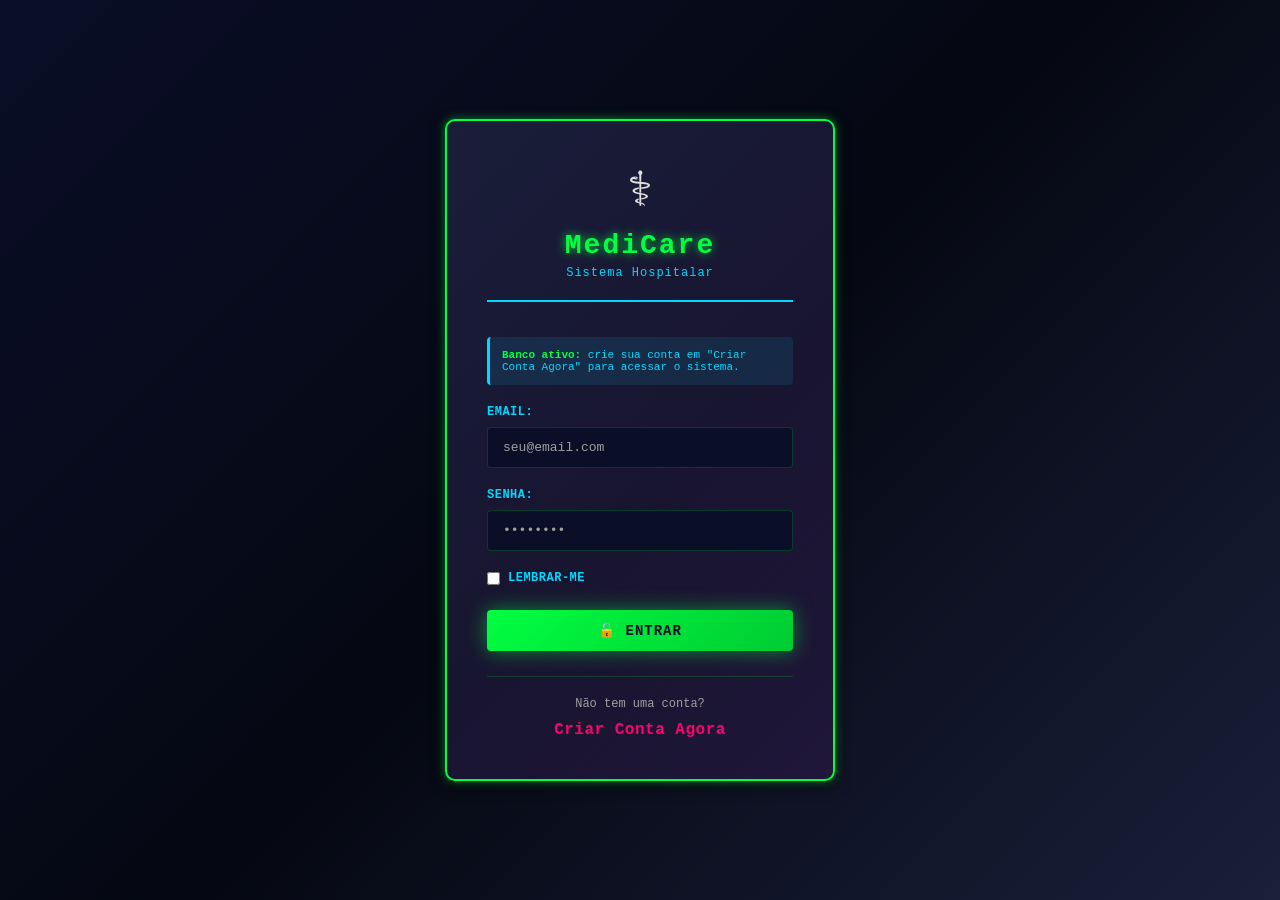
<file: index.html>
<!DOCTYPE html>
<html lang="pt-BR">
<head>
    <meta charset="UTF-8">
    <meta name="viewport" content="width=device-width, initial-scale=1.0">
    <title>MediCare - Sistema Hospitalar</title>
    <link rel="stylesheet" href="style.css">
</head>
<body>
    <div class="container">
        <!-- Navbar -->
        <nav class="navbar">
            <div class="logo">
                <span class="logo-icon">⚕️</span>
                <h1>MediCare</h1>
                <span class="subtitle">Sistema de Gerenciamento Hospitalar</span>
            </div>
            <div class="nav-status">
                <span class="status-info">Pacientes: <span id="totalPacientes">0</span></span>
                <span class="status-info">Medicamentos: <span id="totalMedicamentos">0</span></span>
                <span class="status-info" id="usuarioInfo" style="display: flex; align-items: center; gap: 10px;">
                    <span id="usuarioNome"></span>
                </span>
                <button class="btn-logout" onclick="realizarLogout()">🚪 Sair</button>
            </div>
        </nav>

        <!-- Menu de Abas -->
        <div class="tab-menu">
            <button class="tab-btn active" data-tab="dashboard">📊 Dashboard</button>
            <button class="tab-btn" data-tab="pacientes">👥 Pacientes</button>
            <button class="tab-btn" data-tab="medicamentos">💊 Medicamentos</button>
            <button class="tab-btn" data-tab="registro">📝 Registro de Uso</button>
            <button class="tab-btn" data-tab="fatura">💰 Faturas</button>
        </div>

        <!-- DASHBOARD -->
        <section id="dashboard" class="tab-content active">
            <div class="dashboard-grid">
                <div class="card-info">
                    <h3>Pacientes Internados</h3>
                    <p class="big-number" id="dashPacientes">0</p>
                </div>
                <div class="card-info">
                    <h3>Total de Medicamentos</h3>
                    <p class="big-number" id="dashMedicamentos">0</p>
                </div>
                <div class="card-info">
                    <h3>Registros de Uso</h3>
                    <p class="big-number" id="dashUsos">0</p>
                </div>
                <div class="card-info">
                    <h3>Valor Total Pendente</h3>
                    <p class="big-number" id="dashTotal">R$ 0,00</p>
                </div>
            </div>
            <div class="dashboard-chart">
                <h3>Últimos Registros de Uso</h3>
                <div id="ultimosRegistros" class="ultimos-registros"></div>
            </div>
        </section>

        <!-- PACIENTES -->
        <section id="pacientes" class="tab-content">
            <div class="section-header">
                <h2>Gerenciamento de Pacientes</h2>
            </div>

            <div class="form-container">
                <div class="form-group">
                    <label>Nome do Paciente:</label>
                    <input type="text" id="nomePaciente" placeholder="Digite o nome completo">
                </div>
                <div class="form-row">
                    <div class="form-group">
                        <label>CPF:</label>
                        <input type="text" id="cpfPaciente" placeholder="000.000.000-00">
                    </div>
                    <div class="form-group">
                        <label>Plano de Saúde:</label>
                        <input type="text" id="planoSaudePaciente" placeholder="Ex: Unimed, Bradesco">
                    </div>
                </div>
                <div class="form-row">
                    <div class="form-group">
                        <label>Número do Leito:</label>
                        <input type="text" id="leitoPaciente" placeholder="Ex: A101">
                    </div>
                    <div class="form-group">
                        <label>Data de Internação:</label>
                        <input type="date" id="dataInternacaoPaciente">
                    </div>
                </div>
                <div class="form-group">
                    <label>Status:</label>
                    <select id="statusPaciente">
                        <option value="Internado">Internado</option>
                        <option value="Alta Médica">Alta Médica</option>
                        <option value="Crítico">Crítico</option>
                    </select>
                </div>
                <button class="btn-primary" onclick="adicionarPaciente()">➕ Adicionar Paciente</button>
            </div>

            <div class="tabela-container">
                <h3>Lista de Pacientes</h3>
                <table class="tabela">
                    <thead>
                        <tr>
                            <th>Nome</th>
                            <th>CPF</th>
                            <th>Leito</th>
                            <th>Plano</th>
                            <th>Data Internação</th>
                            <th>Status</th>
                            <th>Ações</th>
                        </tr>
                    </thead>
                    <tbody id="tabelaPacientes"></tbody>
                </table>
            </div>
        </section>

        <!-- MEDICAMENTOS -->
        <section id="medicamentos" class="tab-content">
            <div class="section-header">
                <h2>Gerenciamento de Medicamentos</h2>
            </div>

            <div class="form-container">
                <div class="form-group">
                    <label>Nome do Medicamento:</label>
                    <input type="text" id="nomeMedicamento" placeholder="Ex: Dipirona 500mg">
                </div>
                <div class="form-row">
                    <div class="form-group">
                        <label>Código/Registro:</label>
                        <input type="text" id="codigoMedicamento" placeholder="Ex: MED001">
                    </div>
                    <div class="form-group">
                        <label>Categoria:</label>
                        <select id="categoriaMedicamento">
                            <option value="Analgésico">Analgésico</option>
                            <option value="Antibiótico">Antibiótico</option>
                            <option value="Anti-inflamatório">Anti-inflamatório</option>
                            <option value="Antimicrobiano">Antimicrobiano</option>
                            <option value="Vitamina">Vitamina</option>
                            <option value="Outro">Outro</option>
                        </select>
                    </div>
                </div>
                <div class="form-row">
                    <div class="form-group">
                        <label>Preço Unitário (R$):</label>
                        <input type="number" id="precoMedicamento" placeholder="0,00" step="0.01">
                    </div>
                    <div class="form-group">
                        <label>Quantidade em Estoque:</label>
                        <input type="number" id="estoqueMedicamento" placeholder="0">
                    </div>
                </div>
                <button class="btn-primary" onclick="adicionarMedicamento()">➕ Adicionar Medicamento</button>
            </div>

            <div class="tabela-container">
                <h3>Estoque de Medicamentos</h3>
                <table class="tabela">
                    <thead>
                        <tr>
                            <th>Medicamento</th>
                            <th>Código</th>
                            <th>Categoria</th>
                            <th>Preço Unit.</th>
                            <th>Estoque</th>
                            <th>Ações</th>
                        </tr>
                    </thead>
                    <tbody id="tabelaMedicamentos"></tbody>
                </table>
            </div>
        </section>

        <!-- REGISTRO DE USO -->
        <section id="registro" class="tab-content">
            <div class="section-header">
                <h2>Registro de Uso de Medicamentos</h2>
            </div>

            <div class="form-container">
                <div class="form-row">
                    <div class="form-group">
                        <label>Paciente:</label>
                        <select id="pacienteUso">
                            <option value="">Selecione um paciente...</option>
                        </select>
                    </div>
                    <div class="form-group">
                        <label>Medicamento:</label>
                        <select id="medicamentoUso">
                            <option value="">Selecione um medicamento...</option>
                        </select>
                    </div>
                </div>
                <div class="form-row">
                    <div class="form-group">
                        <label>Quantidade Utilizada:</label>
                        <input type="number" id="quantidadeUso" placeholder="1" min="1">
                    </div>
                    <div class="form-group">
                        <label>Data de Uso:</label>
                        <input type="datetime-local" id="dataUso">
                    </div>
                </div>
                <div class="form-group">
                    <label>Observações:</label>
                    <textarea id="observacoesUso" placeholder="Adicione observações sobre o uso..."></textarea>
                </div>
                <button class="btn-primary" onclick="registrarUso()">📝 Registrar Uso</button>
            </div>

            <div class="tabela-container">
                <h3>Histórico de Uso</h3>
                <table class="tabela">
                    <thead>
                        <tr>
                            <th>Paciente</th>
                            <th>Medicamento</th>
                            <th>Quantidade</th>
                            <th>Data/Hora</th>
                            <th>Observações</th>
                            <th>Ações</th>
                        </tr>
                    </thead>
                    <tbody id="tabelaRegistros"></tbody>
                </table>
            </div>
        </section>

        <!-- FATURAS -->
        <section id="fatura" class="tab-content">
            <div class="section-header">
                <h2>Faturas e Cobranças</h2>
            </div>

            <div class="filter-container">
                <input type="text" id="filtroFatura" placeholder="🔍 Filtrar por paciente...">
                <select id="statusFiltro">
                    <option value="">Todos os Status</option>
                    <option value="Pendente">Pendente</option>
                    <option value="Pago">Pago</option>
                </select>
            </div>

            <div class="tabela-container">
                <h3>Faturas de Pacientes</h3>
                <div id="faturasList" class="faturas-list"></div>
            </div>
        </section>
    </div>

    <!-- Modal de Confirmação -->
    <div id="modal" class="modal">
        <div class="modal-content">
            <span class="close" onclick="fecharModal()">&times;</span>
            <h2 id="modalTitle">Confirmação</h2>
            <p id="modalMessage"></p>
            <div class="modal-buttons">
                <button class="btn-primary" id="modalConfirm">Confirmar</button>
                <button class="btn-secondary" onclick="fecharModal()">Cancelar</button>
            </div>
        </div>
    </div>

    <!-- Toast de Notificação -->
    <div id="toast" class="toast"></div>

    <script>
        // ================== AUTENTICAÇÃO ==================
        function verificarAutenticacao() {
            const usuarioLogado = localStorage.getItem('usuarioLogado');
            if (!usuarioLogado) {
                window.location.href = 'login.html';
                return false;
            }
            return true;
        }

        function realizarLogout() {
            const confirmado = confirm('Tem certeza que deseja sair?');
            if (confirmado) {
                localStorage.removeItem('usuarioLogado');
                mostrarToast('👋 Logout realizado com sucesso!', 'success');
                setTimeout(() => {
                    window.location.href = 'login.html';
                }, 1000);
            }
        }

        function atualizarInfoUsuario() {
            const usuarioLogado = JSON.parse(localStorage.getItem('usuarioLogado'));
            if (usuarioLogado) {
                document.getElementById('usuarioNome').textContent = `👤 ${usuarioLogado.nome.split(' ')[0]}`;
            }
        }

        // ================== DADOS ==================
        const API_BASE = window.location.protocol === 'file:'
            ? 'http://localhost/SistemaHospital/api'
            : `${window.location.origin}/SistemaHospital/api`;

        let dados = {
            pacientes: [],
            medicamentos: [],
            registros: [],
            faturas: []
        };

        function getUsuarioLogado() {
            try {
                return JSON.parse(localStorage.getItem('usuarioLogado'));
            } catch (error) {
                return null;
            }
        }

        async function apiRequest(path, options = {}) {
            const resposta = await fetch(`${API_BASE}${path}`, {
                headers: {
                    'Content-Type': 'application/json',
                    ...(options.headers || {})
                },
                ...options
            });

            const payload = await resposta.json().catch(() => ({}));

            if (!resposta.ok || payload.success === false) {
                throw new Error(payload.message || 'Falha na comunicação com o servidor.');
            }

            return payload;
        }

        function normalizarPaciente(paciente) {
            return {
                id: Number(paciente.id),
                nome: paciente.nome,
                cpf: paciente.cpf,
                plano: paciente.plano_saude,
                leito: paciente.leito,
                dataInternacao: paciente.data_internacao,
                status: paciente.status,
                dataCadastro: paciente.data_cadastro
            };
        }

        function normalizarMedicamento(medicamento) {
            return {
                id: Number(medicamento.id),
                nome: medicamento.nome,
                codigo: medicamento.codigo,
                categoria: medicamento.categoria,
                preco: Number(medicamento.preco_unitario),
                estoque: Number(medicamento.estoque),
                dataCadastro: medicamento.data_cadastro
            };
        }

        function normalizarRegistro(registro) {
            return {
                id: Number(registro.id),
                pacienteId: Number(registro.paciente_id),
                pacienteNome: registro.paciente_nome,
                medicamentoId: Number(registro.medicamento_id),
                medicamentoNome: registro.medicamento_nome,
                quantidade: Number(registro.quantidade),
                preco: Number(registro.preco_total),
                dataUso: registro.data_uso,
                observacoes: registro.observacoes || '',
                dataCadastro: registro.data_cadastro
            };
        }

        function normalizarFatura(fatura) {
            return {
                id: Number(fatura.id),
                pacienteId: Number(fatura.paciente_id),
                pacienteNome: fatura.paciente_nome,
                leito: fatura.leito,
                plano: fatura.plano_saude,
                valorTotal: Number(fatura.valor_total),
                status: fatura.status,
                dataEmissao: fatura.data_emissao,
                dataPagamento: fatura.data_pagamento,
                usuarioId: fatura.usuario_id === null ? null : Number(fatura.usuario_id)
            };
        }

        async function sincronizarFaturas() {
            await apiRequest('/faturas/sincronizar.php', {
                method: 'POST',
                body: JSON.stringify({
                    usuario_id: getUsuarioLogado()?.id ?? null
                })
            });
        }

        async function carregarFaturas() {
            const resposta = await apiRequest('/faturas/listar.php');
            dados.faturas = resposta.faturas.map(normalizarFatura);
        }

        async function carregarDados() {
            const [pacientes, medicamentos, registros] = await Promise.all([
                apiRequest('/pacientes/listar.php'),
                apiRequest('/medicamentos/listar.php'),
                apiRequest('/registros/listar.php')
            ]);

            dados = {
                pacientes: pacientes.pacientes.map(normalizarPaciente),
                medicamentos: medicamentos.medicamentos.map(normalizarMedicamento),
                registros: registros.registros.map(normalizarRegistro),
                faturas: []
            };

            await sincronizarFaturas();
            await carregarFaturas();

            atualizarTelas();
        }

        function atualizarTelas() {
            atualizarTabelaPacientes();
            atualizarTabelaMedicamentos();
            atualizarTabelaRegistros();
            atualizarDashboard();
            atualizarSelects();
            gerarFaturas();
        }

        // ================== PACIENTES ==================
        async function adicionarPaciente() {
            const nome = document.getElementById('nomePaciente').value;
            const cpf = document.getElementById('cpfPaciente').value;
            const plano = document.getElementById('planoSaudePaciente').value;
            const leito = document.getElementById('leitoPaciente').value;
            const dataInternacao = document.getElementById('dataInternacaoPaciente').value;
            const status = document.getElementById('statusPaciente').value;

            if (!nome || !cpf || !leito || !dataInternacao) {
                mostrarToast('⚠️ Preenchimento obrigatório!', 'error');
                return;
            }

            try {
                const resposta = await apiRequest('/pacientes/salvar.php', {
                    method: 'POST',
                    body: JSON.stringify({
                        nome,
                        cpf,
                        plano_saude: plano,
                        leito,
                        data_internacao: dataInternacao,
                        status,
                        usuario_id: getUsuarioLogado()?.id ?? null
                    })
                });

                limparFormPaciente();
                mostrarToast('✅ Paciente adicionado com sucesso!', 'success');
                await carregarDados();
            } catch (error) {
                mostrarToast(`❌ ${error.message}`, 'error');
            }
        }

        function limparFormPaciente() {
            document.getElementById('nomePaciente').value = '';
            document.getElementById('cpfPaciente').value = '';
            document.getElementById('planoSaudePaciente').value = '';
            document.getElementById('leitoPaciente').value = '';
            document.getElementById('dataInternacaoPaciente').value = '';
            document.getElementById('statusPaciente').value = 'Internado';
        }

        function atualizarTabelaPacientes() {
            const tabela = document.getElementById('tabelaPacientes');
            tabela.innerHTML = '';

            dados.pacientes.forEach(paciente => {
                const tr = document.createElement('tr');
                tr.innerHTML = `
                    <td>${paciente.nome}</td>
                    <td>${paciente.cpf}</td>
                    <td>${paciente.leito}</td>
                    <td>${paciente.plano}</td>
                    <td>${new Date(paciente.dataInternacao).toLocaleDateString('pt-BR')}</td>
                    <td><span class="status-badge status-${paciente.status.toLowerCase()}">${paciente.status}</span></td>
                    <td>
                        <button class="btn-small btn-edit" onclick="editarPaciente(${paciente.id})">Editar</button>
                        <button class="btn-small btn-delete" onclick="deletarPaciente(${paciente.id})">Deletar</button>
                    </td>
                `;
                tabela.appendChild(tr);
            });
        }

        async function deletarPaciente(id) {
            if (!confirm('Deseja remover este paciente?')) {
                return;
            }

            try {
                await apiRequest('/pacientes/excluir.php', {
                    method: 'POST',
                    body: JSON.stringify({ id })
                });

                await carregarDados();
                mostrarToast('✅ Paciente removido!', 'success');
            } catch (error) {
                mostrarToast(`❌ ${error.message}`, 'error');
            }
        }

        function editarPaciente() {
            mostrarToast('ℹ️ Edição de paciente ainda não foi implementada.', 'info');
        }

        // ================== MEDICAMENTOS ==================
        async function adicionarMedicamento() {
            const nome = document.getElementById('nomeMedicamento').value;
            const codigo = document.getElementById('codigoMedicamento').value;
            const categoria = document.getElementById('categoriaMedicamento').value;
            const preco = parseFloat(document.getElementById('precoMedicamento').value);
            const estoque = parseInt(document.getElementById('estoqueMedicamento').value);

            if (!nome || !codigo || Number.isNaN(preco) || Number.isNaN(estoque)) {
                mostrarToast('⚠️ Preenchimento obrigatório!', 'error');
                return;
            }

            try {
                const resposta = await apiRequest('/medicamentos/salvar.php', {
                    method: 'POST',
                    body: JSON.stringify({
                        nome,
                        codigo,
                        categoria,
                        preco_unitario: preco,
                        estoque,
                        usuario_id: getUsuarioLogado()?.id ?? null
                    })
                });

                limparFormMedicamento();
                mostrarToast('✅ Medicamento adicionado com sucesso!', 'success');
                await carregarDados();
            } catch (error) {
                mostrarToast(`❌ ${error.message}`, 'error');
            }
        }

        function limparFormMedicamento() {
            document.getElementById('nomeMedicamento').value = '';
            document.getElementById('codigoMedicamento').value = '';
            document.getElementById('categoriaMedicamento').value = 'Analgésico';
            document.getElementById('precoMedicamento').value = '';
            document.getElementById('estoqueMedicamento').value = '';
        }

        function atualizarTabelaMedicamentos() {
            const tabela = document.getElementById('tabelaMedicamentos');
            tabela.innerHTML = '';

            dados.medicamentos.forEach(med => {
                const tr = document.createElement('tr');
                const estoqueClass = med.estoque < 10 ? 'estoque-baixo' : 'estoque-ok';
                tr.innerHTML = `
                    <td>${med.nome}</td>
                    <td>${med.codigo}</td>
                    <td>${med.categoria}</td>
                    <td>R$ ${med.preco.toFixed(2)}</td>
                    <td><span class="${estoqueClass}">${med.estoque}</span></td>
                    <td>
                        <button class="btn-small btn-edit" onclick="editarMedicamento(${med.id})">Editar</button>
                        <button class="btn-small btn-delete" onclick="deletarMedicamento(${med.id})">Deletar</button>
                    </td>
                `;
                tabela.appendChild(tr);
            });
        }

        async function deletarMedicamento(id) {
            if (!confirm('Deseja remover este medicamento?')) {
                return;
            }

            try {
                await apiRequest('/medicamentos/excluir.php', {
                    method: 'POST',
                    body: JSON.stringify({ id })
                });

                await carregarDados();
                mostrarToast('✅ Medicamento removido!', 'success');
            } catch (error) {
                mostrarToast(`❌ ${error.message}`, 'error');
            }
        }

        function editarMedicamento() {
            mostrarToast('ℹ️ Edição de medicamento ainda não foi implementada.', 'info');
        }

        // ================== REGISTROS DE USO ==================
        async function registrarUso() {
            const pacienteId = document.getElementById('pacienteUso').value;
            const medicamentoId = document.getElementById('medicamentoUso').value;
            const quantidade = parseInt(document.getElementById('quantidadeUso').value);
            const dataUso = document.getElementById('dataUso').value;
            const observacoes = document.getElementById('observacoesUso').value;

            if (!pacienteId || !medicamentoId || !quantidade || !dataUso) {
                mostrarToast('⚠️ Preenchimento obrigatório!', 'error');
                return;
            }

            const paciente = dados.pacientes.find(p => p.id === Number(pacienteId));
            const medicamento = dados.medicamentos.find(m => m.id === Number(medicamentoId));

            if (!paciente || !medicamento) {
                mostrarToast('❌ Paciente ou medicamento não encontrado!', 'error');
                return;
            }

            if (medicamento.estoque < quantidade) {
                mostrarToast('❌ Estoque insuficiente!', 'error');
                return;
            }

            try {
                const resposta = await apiRequest('/registros/salvar.php', {
                    method: 'POST',
                    body: JSON.stringify({
                        paciente_id: paciente.id,
                        medicamento_id: medicamento.id,
                        quantidade,
                        data_uso: dataUso,
                        observacoes,
                        usuario_id: getUsuarioLogado()?.id ?? null
                    })
                });

                limparFormUso();
                mostrarToast('✅ Uso registrado com sucesso!', 'success');
                await carregarDados();
            } catch (error) {
                mostrarToast(`❌ ${error.message}`, 'error');
            }
        }

        function limparFormUso() {
            document.getElementById('pacienteUso').value = '';
            document.getElementById('medicamentoUso').value = '';
            document.getElementById('quantidadeUso').value = '1';
            document.getElementById('dataUso').value = '';
            document.getElementById('observacoesUso').value = '';
        }

        function atualizarTabelaRegistros() {
            const tabela = document.getElementById('tabelaRegistros');
            tabela.innerHTML = '';

            dados.registros.forEach(reg => {
                const tr = document.createElement('tr');
                tr.innerHTML = `
                    <td>${reg.pacienteNome}</td>
                    <td>${reg.medicamentoNome}</td>
                    <td>${reg.quantidade}</td>
                    <td>${new Date(reg.dataUso).toLocaleString('pt-BR')}</td>
                    <td>${reg.observacoes}</td>
                    <td>
                        <button class="btn-small btn-delete" onclick="deletarRegistro(${reg.id})">Deletar</button>
                    </td>
                `;
                tabela.appendChild(tr);
            });
        }

        async function deletarRegistro(id) {
            if (!confirm('Deseja remover este registro?')) {
                return;
            }

            try {
                const resposta = await apiRequest('/registros/excluir.php', {
                    method: 'POST',
                    body: JSON.stringify({ id })
                });

                await carregarDados();
                mostrarToast('✅ Registro removido!', 'success');
            } catch (error) {
                mostrarToast(`❌ ${error.message}`, 'error');
            }
        }

        // ================== FATURAS ==================
        function gerarFaturas() {
            const container = document.getElementById('faturasList');
            container.innerHTML = '';

            const filtro = document.getElementById('filtroFatura').value.toLowerCase();
            const statusFiltro = document.getElementById('statusFiltro').value;

            dados.faturas.forEach(item => {
                const registrosPaciente = dados.registros.filter(r => r.pacienteId === item.pacienteId);
                if (filtro && !item.pacienteNome.toLowerCase().includes(filtro)) return;
                if (statusFiltro && statusFiltro !== item.status) return;

                const card = document.createElement('div');
                card.className = `fatura-card status-${item.status.toLowerCase()}`;
                card.innerHTML = `
                    <div class="fatura-header">
                        <h3>${item.pacienteNome}</h3>
                        <span class="status-badge status-${item.status.toLowerCase()}">${item.status}</span>
                    </div>
                    <div class="fatura-details">
                        <p><strong>Leito:</strong> ${item.leito}</p>
                        <p><strong>Plano:</strong> ${item.plano}</p>
                        <p><strong>Emissão:</strong> ${new Date(item.dataEmissao).toLocaleString('pt-BR')}</p>
                    </div>
                    <div class="fatura-items">
                        <h4>Medicamentos Utilizados:</h4>
                        ${registrosPaciente.map(r => `
                            <div class="item-fatura">
                                <span>${r.medicamentoNome} x${r.quantidade}</span>
                                <span>R$ ${r.preco.toFixed(2)}</span>
                            </div>
                        `).join('')}
                    </div>
                    <div class="fatura-total">
                        <strong>Total: R$ ${item.valorTotal.toFixed(2)}</strong>
                    </div>
                    <div class="fatura-actions">
                        <button class="btn-small btn-print" onclick='imprimirFatura(${JSON.stringify(item.pacienteNome)}, ${item.valorTotal})'>🖨️ Imprimir</button>
                        <button class="btn-small btn-success" onclick='marcarComoPago(${item.id})'>✓ Marcar Pago</button>
                        <button class="btn-small btn-secondary" onclick='marcarComoPendente(${item.id})'>⏳ Pendente</button>
                    </div>
                `;
                container.appendChild(card);
            });

            if (container.innerHTML === '') {
                container.innerHTML = '<p class="no-data">Nenhuma fatura encontrada</p>';
            }
        }

        function imprimirFatura(nomePaciente, valor) {
            mostrarToast(`🖨️ Imprimindo fatura de ${nomePaciente}...`, 'info');
        }

        async function marcarComoPago(id) {
            try {
                await apiRequest('/faturas/marcar_pago.php', {
                    method: 'POST',
                    body: JSON.stringify({
                        id,
                        usuario_id: getUsuarioLogado()?.id ?? null
                    })
                });

                await carregarDados();
                mostrarToast('✅ Fatura marcada como paga!', 'success');
            } catch (error) {
                mostrarToast(`❌ ${error.message}`, 'error');
            }
        }

        async function marcarComoPendente(id) {
            try {
                await apiRequest('/faturas/marcar_pendente.php', {
                    method: 'POST',
                    body: JSON.stringify({
                        id,
                        usuario_id: getUsuarioLogado()?.id ?? null
                    })
                });

                await carregarDados();
                mostrarToast('⏳ Fatura marcada como pendente!', 'success');
            } catch (error) {
                mostrarToast(`❌ ${error.message}`, 'error');
            }
        }

        // ================== SELECTS ==================
        function atualizarSelects() {
            const pacienteSelect = document.getElementById('pacienteUso');
            const medicamentoSelect = document.getElementById('medicamentoUso');

            pacienteSelect.innerHTML = '<option value="">Selecione um paciente...</option>';
            medicamentoSelect.innerHTML = '<option value="">Selecione um medicamento...</option>';

            dados.pacientes.forEach(p => {
                const option = document.createElement('option');
                option.value = p.id;
                option.textContent = `${p.nome} - Leito ${p.leito}`;
                pacienteSelect.appendChild(option);
            });

            dados.medicamentos.forEach(m => {
                const option = document.createElement('option');
                option.value = m.id;
                option.textContent = `${m.nome} (${m.codigo}) - R$ ${m.preco.toFixed(2)}`;
                medicamentoSelect.appendChild(option);
            });
        }

        // ================== DASHBOARD ==================
        function atualizarDashboard() {
            document.getElementById('dashPacientes').textContent = dados.pacientes.length;
            document.getElementById('dashMedicamentos').textContent = dados.medicamentos.length;
            document.getElementById('dashUsos').textContent = dados.registros.length;

            const totalPendente = dados.faturas
                .filter(fatura => fatura.status === 'Pendente')
                .reduce((sum, fatura) => sum + fatura.valorTotal, 0);

            document.getElementById('dashTotal').textContent = `R$ ${totalPendente.toFixed(2)}`;
            document.getElementById('totalPacientes').textContent = dados.pacientes.length;
            document.getElementById('totalMedicamentos').textContent = dados.medicamentos.length;

            // Últimos registros
            const ultimosRegistros = document.getElementById('ultimosRegistros');
            ultimosRegistros.innerHTML = '';
            dados.registros.slice(-5).reverse().forEach(r => {
                const div = document.createElement('div');
                div.className = 'registro-item';
                div.innerHTML = `
                    <strong>${r.pacienteNome}</strong> utilizou <strong>${r.medicamentoNome}</strong> 
                    (${r.quantidade}x) em <strong>${new Date(r.dataUso).toLocaleString('pt-BR')}</strong>
                    <span class="preco">R$ ${r.preco.toFixed(2)}</span>
                `;
                ultimosRegistros.appendChild(div);
            });

            if (ultimosRegistros.innerHTML === '') {
                ultimosRegistros.innerHTML = '<p class="no-data">Nenhum registro ainda</p>';
            }
        }

        // ================== ABAS ==================
        document.querySelectorAll('.tab-btn').forEach(btn => {
            btn.addEventListener('click', () => {
                document.querySelectorAll('.tab-btn').forEach(b => b.classList.remove('active'));
                document.querySelectorAll('.tab-content').forEach(c => c.classList.remove('active'));
                btn.classList.add('active');
                document.getElementById(btn.dataset.tab).classList.add('active');

                if (btn.dataset.tab === 'fatura') {
                    gerarFaturas();
                }
            });
        });

        document.getElementById('filtroFatura').addEventListener('keyup', gerarFaturas);
        document.getElementById('statusFiltro').addEventListener('change', gerarFaturas);

        // ================== NOTIFICAÇÕES ==================
        function mostrarToast(mensagem, tipo = 'info') {
            const toast = document.getElementById('toast');
            toast.textContent = mensagem;
            toast.className = `toast toast-${tipo} show`;
            setTimeout(() => {
                toast.classList.remove('show');
            }, 3000);
        }

        // ================== MODAL ==================
        function fecharModal() {
            document.getElementById('modal').style.display = 'none';
        }

        // ================== INICIALIZAÇÃO ==================
        document.addEventListener('DOMContentLoaded', async () => {
            // Verificar autenticação
            if (!verificarAutenticacao()) {
                return;
            }

            atualizarInfoUsuario();
            try {
                await carregarDados();
            } catch (error) {
                mostrarToast(`❌ ${error.message}`, 'error');
                atualizarTelas();
            }

            // Set data atual para registro de uso
            const now = new Date().toISOString().slice(0, 16);
            document.getElementById('dataUso').value = now;
        });
    </script>
</body>
</html>
</file>
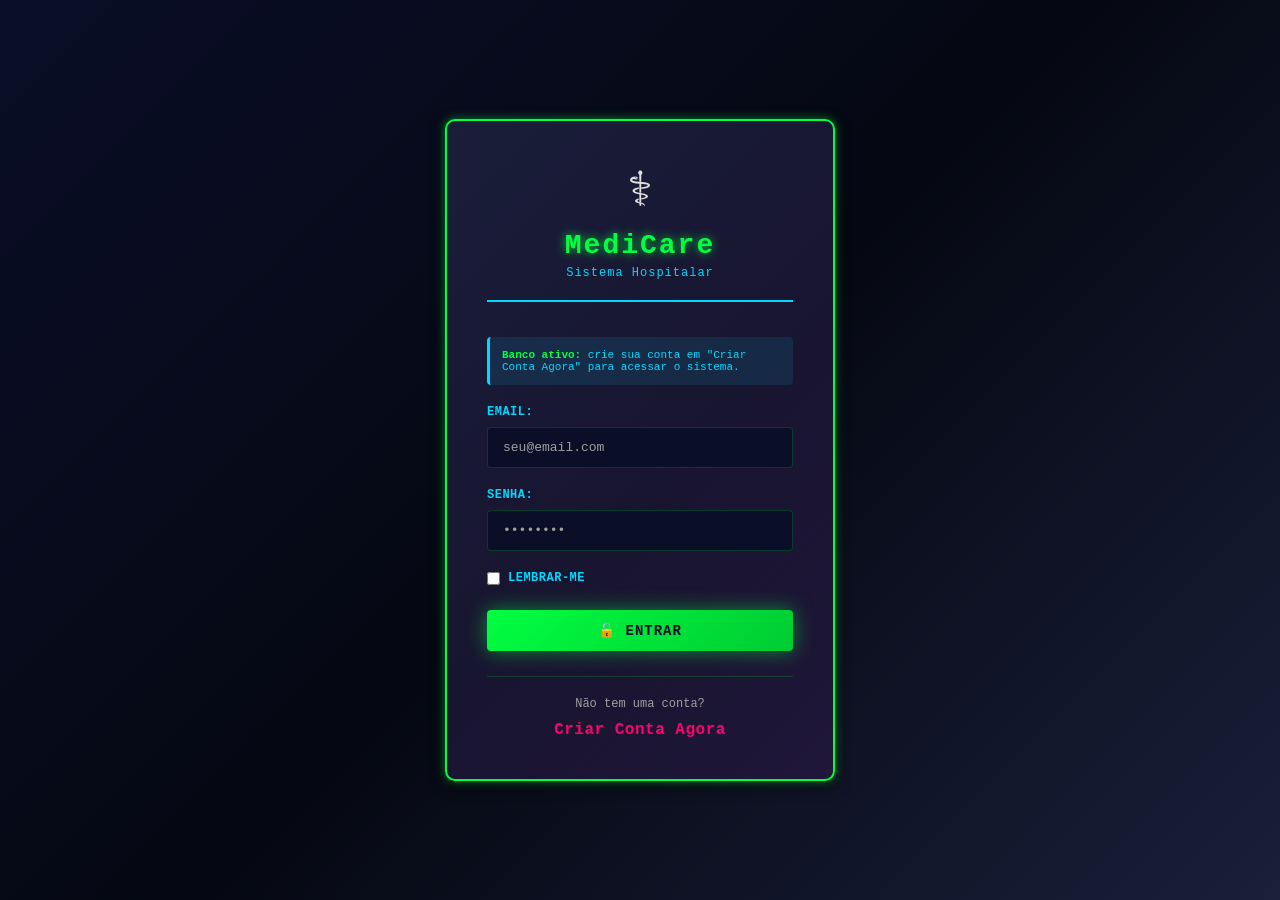
<file: login.html>
<!DOCTYPE html>
<html lang="pt-BR">
<head>
    <meta charset="UTF-8">
    <meta name="viewport" content="width=device-width, initial-scale=1.0">
    <title>MediCare - Login</title>
    <style>
        :root {
            --color-primary: #00ff41;
            --color-secondary: #ff006e;
            --color-tertiary: #00d9ff;
            --color-accent: #b537f2;
            --color-bg-dark: #0a0e27;
            --color-bg-darker: #050812;
            --color-bg-light: #1a1f3a;
            --color-text-primary: #e0e0e0;
            --color-text-secondary: #a0a0a0;
            --color-border: #00ff4130;
            --glow: 0 0 10px rgba(0, 255, 65, 0.5);
            --glow-secondary: 0 0 15px rgba(255, 0, 110, 0.4);
            --glow-tertiary: 0 0 15px rgba(0, 217, 255, 0.4);
            --shadow: 0 4px 15px rgba(0, 0, 0, 0.7);
        }

        * {
            margin: 0;
            padding: 0;
            box-sizing: border-box;
        }

        html, body {
            width: 100%;
            height: 100%;
            font-family: 'Courier New', monospace;
            background: linear-gradient(135deg, #0a0e27 0%, #050812 50%, #1a1f3a 100%);
            color: var(--color-text-primary);
            display: flex;
            justify-content: center;
            align-items: center;
            overflow: hidden;
        }

        .login-container {
            width: 100%;
            max-width: 450px;
            padding: 30px;
            perspective: 1000px;
        }

        .login-box {
            background: linear-gradient(135deg, rgba(26, 31, 58, 0.95) 0%, rgba(181, 55, 242, 0.1) 100%);
            border: 2px solid var(--color-primary);
            border-radius: 10px;
            padding: 40px;
            box-shadow: var(--glow), var(--shadow);
            animation: boxSlideIn 0.6s ease;
        }

        @keyframes boxSlideIn {
            from {
                opacity: 0;
                transform: translateY(20px);
            }
            to {
                opacity: 1;
                transform: translateY(0);
            }
        }

        .logo-section {
            text-align: center;
            margin-bottom: 35px;
            padding-bottom: 20px;
            border-bottom: 2px solid var(--color-tertiary);
        }

        .logo-icon {
            font-size: 48px;
            display: block;
            margin-bottom: 10px;
            animation: pulse 2s infinite;
        }

        @keyframes pulse {
            0%, 100% { transform: scale(1); }
            50% { transform: scale(1.1); }
        }

        .logo-section h1 {
            font-size: 28px;
            color: var(--color-primary);
            text-shadow: 0 0 10px rgba(0, 255, 65, 0.8);
            letter-spacing: 2px;
            margin-bottom: 5px;
        }

        .logo-section p {
            color: var(--color-tertiary);
            font-size: 12px;
            letter-spacing: 1px;
        }

        .form-group {
            margin-bottom: 20px;
        }

        label {
            display: block;
            margin-bottom: 8px;
            color: var(--color-tertiary);
            font-size: 12px;
            font-weight: bold;
            letter-spacing: 0.5px;
            text-transform: uppercase;
        }

        input {
            width: 100%;
            padding: 12px 15px;
            background: rgba(10, 14, 39, 0.9);
            border: 1px solid var(--color-border);
            color: var(--color-primary);
            font-family: 'Courier New', monospace;
            font-size: 13px;
            border-radius: 4px;
            transition: all 0.3s ease;
        }

        input:focus {
            outline: none;
            border-color: var(--color-primary);
            background: rgba(10, 14, 39, 0.95);
            box-shadow: 0 0 15px rgba(0, 255, 65, 0.3);
        }

        input::placeholder {
            color: var(--color-text-secondary);
        }

        .btn-login {
            width: 100%;
            padding: 12px;
            background: linear-gradient(135deg, var(--color-primary) 0%, #00cc33 100%);
            color: var(--color-bg-dark);
            border: none;
            border-radius: 4px;
            font-family: 'Courier New', monospace;
            font-weight: bold;
            font-size: 14px;
            letter-spacing: 1px;
            cursor: pointer;
            box-shadow: 0 0 20px rgba(0, 255, 65, 0.5);
            transition: all 0.3s ease;
            text-transform: uppercase;
            margin-top: 10px;
        }

        .btn-login:hover {
            box-shadow: 0 0 30px rgba(0, 255, 65, 0.8);
            transform: translateY(-2px);
        }

        .btn-login:active {
            transform: translateY(0);
        }

        .form-footer {
            text-align: center;
            margin-top: 25px;
            padding-top: 20px;
            border-top: 1px solid var(--color-border);
        }

        .form-footer p {
            color: var(--color-text-secondary);
            font-size: 12px;
            margin-bottom: 10px;
        }

        .form-footer a {
            color: var(--color-secondary);
            text-decoration: none;
            font-weight: bold;
            transition: all 0.3s ease;
            letter-spacing: 0.5px;
        }

        .form-footer a:hover {
            color: var(--color-primary);
            text-shadow: 0 0 10px rgba(0, 255, 65, 0.5);
        }

        .toast {
            position: fixed;
            bottom: -100px;
            left: 50%;
            transform: translateX(-50%);
            background: linear-gradient(135deg, rgba(26, 31, 58, 0.95) 0%, rgba(181, 55, 242, 0.1) 100%);
            color: var(--color-primary);
            padding: 15px 25px;
            border: 2px solid var(--color-primary);
            border-radius: 4px;
            font-size: 14px;
            font-weight: bold;
            box-shadow: 0 0 20px rgba(0, 255, 65, 0.5);
            transition: all 0.3s ease;
            z-index: 1001;
            letter-spacing: 0.5px;
        }

        .toast.show {
            bottom: 30px;
        }

        .toast-error {
            border-color: #ff1744;
            color: #ff1744;
            box-shadow: 0 0 20px rgba(255, 23, 68, 0.5);
        }

        .toast-success {
            border-color: var(--color-primary);
            color: var(--color-primary);
            box-shadow: 0 0 20px rgba(0, 255, 65, 0.5);
        }

        .remember-me {
            display: flex;
            align-items: center;
            gap: 8px;
            font-size: 12px;
            color: var(--color-text-secondary);
            margin-bottom: 15px;
        }

        .remember-me input[type="checkbox"] {
            width: auto;
            cursor: pointer;
            accent-color: var(--color-primary);
        }

        .demo-info {
            background: rgba(0, 217, 255, 0.1);
            border-left: 3px solid var(--color-tertiary);
            padding: 12px;
            border-radius: 4px;
            margin-bottom: 20px;
            font-size: 11px;
            color: var(--color-tertiary);
        }

        .demo-info strong {
            color: var(--color-primary);
        }

        @media (max-width: 480px) {
            .login-box {
                padding: 25px;
            }

            .logo-section h1 {
                font-size: 22px;
            }

            .logo-icon {
                font-size: 36px;
            }

            .login-container {
                padding: 15px;
            }
        }

        ::-webkit-scrollbar {
            width: 10px;
        }

        ::-webkit-scrollbar-track {
            background: rgba(10, 14, 39, 0.8);
        }

        ::-webkit-scrollbar-thumb {
            background: linear-gradient(135deg, var(--color-primary) 0%, var(--color-tertiary) 100%);
            border-radius: 5px;
            box-shadow: 0 0 10px rgba(0, 255, 65, 0.5);
        }
    </style>
</head>
<body>
    <div class="login-container">
        <div class="login-box">
            <div class="logo-section">
                <span class="logo-icon">⚕️</span>
                <h1>MediCare</h1>
                <p>Sistema Hospitalar</p>
            </div>

            <div class="demo-info">
                <strong>Banco ativo:</strong> crie sua conta em "Criar Conta Agora" para acessar o sistema.
            </div>

            <form id="loginForm" onsubmit="realizarLogin(event)">
                <div class="form-group">
                    <label for="email">Email:</label>
                    <input type="email" id="email" placeholder="seu@email.com" required>
                </div>

                <div class="form-group">
                    <label for="senha">Senha:</label>
                    <input type="password" id="senha" placeholder="••••••••" required>
                </div>

                <div class="remember-me">
                    <input type="checkbox" id="lembrar" name="lembrar">
                    <label for="lembrar" style="margin: 0;">Lembrar-me</label>
                </div>

                <button type="submit" class="btn-login">🔓 Entrar</button>
            </form>

            <div class="form-footer">
                <p>Não tem uma conta?</p>
                <a href="signup.html">Criar Conta Agora</a>
            </div>
        </div>
    </div>

    <div id="toast" class="toast"></div>

    <script>
        const LOGIN_ENDPOINT = 'http://localhost/SistemaHospital/api/auth/login.php';

        window.addEventListener('load', () => {
            const usuarioLogado = localStorage.getItem('usuarioLogado');
            if (usuarioLogado) {
                window.location.href = 'index.html';
                return;
            }

            const emailLembrado = localStorage.getItem('emailLembrado');
            if (emailLembrado) {
                document.getElementById('email').value = emailLembrado;
                document.getElementById('lembrar').checked = true;
            }
        });

        async function realizarLogin(event) {
            event.preventDefault();

            const email = document.getElementById('email').value.trim();
            const senha = document.getElementById('senha').value;
            const lembrar = document.getElementById('lembrar').checked;

            try {
                const resposta = await fetch(LOGIN_ENDPOINT, {
                    method: 'POST',
                    headers: {
                        'Content-Type': 'application/json'
                    },
                    body: JSON.stringify({ email, senha })
                });

                const resultado = await resposta.json();

                if (!resposta.ok || !resultado.success) {
                    mostrarToast(`❌ ${resultado.message || 'Não foi possível entrar.'}`, 'error');
                    return;
                }

                localStorage.setItem('usuarioLogado', JSON.stringify(resultado.user));

                if (lembrar) {
                    localStorage.setItem('emailLembrado', email);
                } else {
                    localStorage.removeItem('emailLembrado');
                }

                mostrarToast('✅ Login realizado com sucesso!', 'success');

                setTimeout(() => {
                    window.location.href = 'index.html';
                }, 1200);
            } catch (erro) {
                mostrarToast('❌ Falha de comunicação com o servidor.', 'error');
            }
        }

        function mostrarToast(mensagem, tipo = 'info') {
            const toast = document.getElementById('toast');
            toast.textContent = mensagem;
            toast.className = `toast toast-${tipo} show`;
            setTimeout(() => {
                toast.classList.remove('show');
            }, 3000);
        }
    </script>
</body>
</html>
</file>
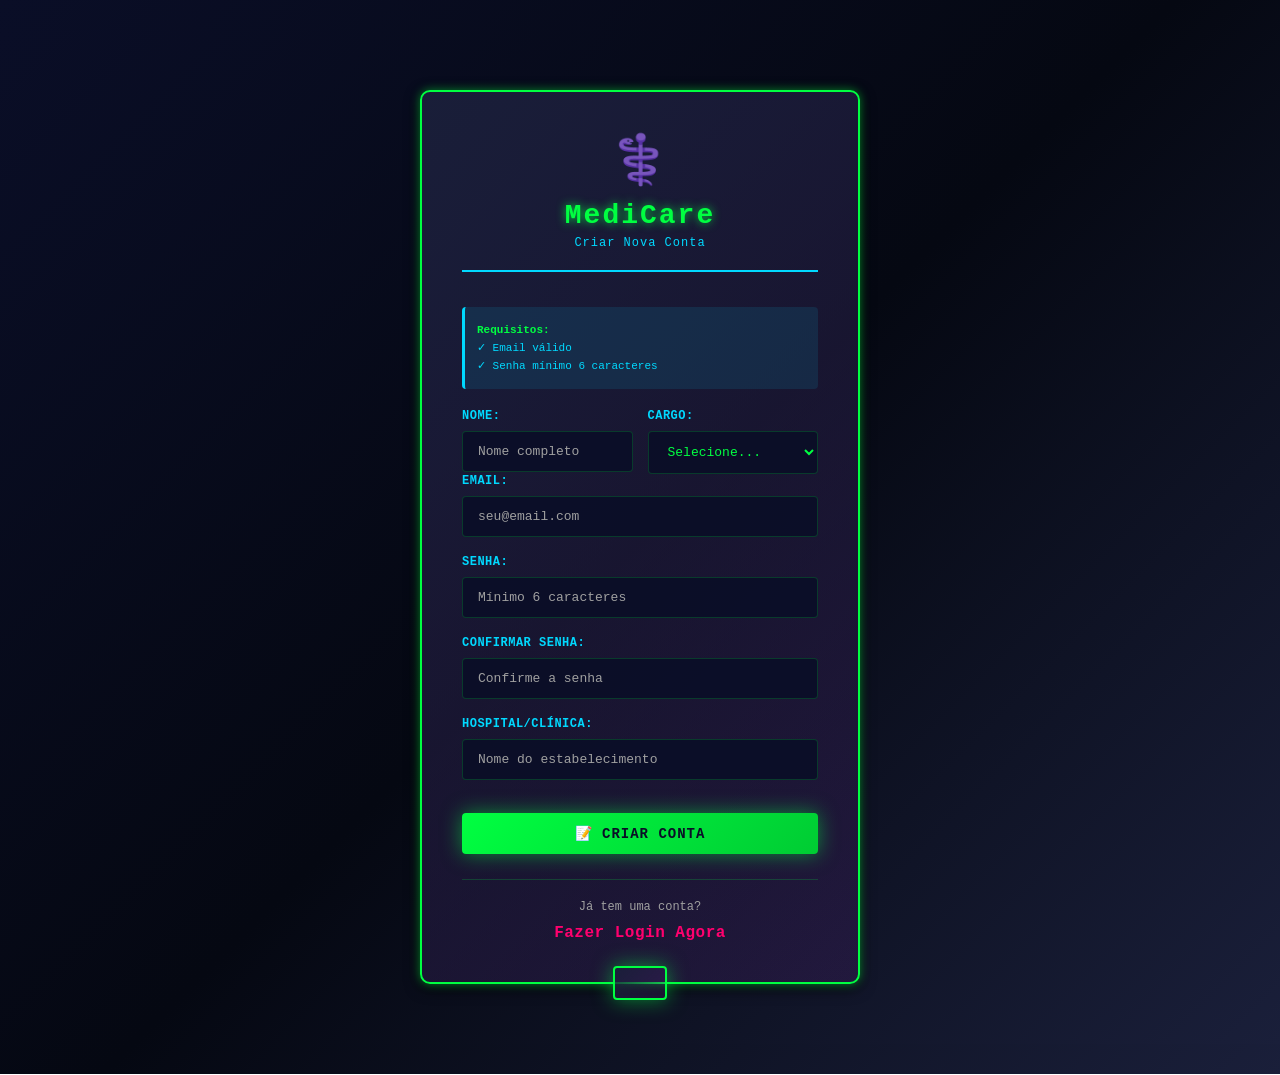
<file: signup.html>
<!DOCTYPE html>
<html lang="pt-BR">
<head>
    <meta charset="UTF-8">
    <meta name="viewport" content="width=device-width, initial-scale=1.0">
    <title>MediCare - Cadastro</title>
    <style>
        :root {
            --color-primary: #00ff41;
            --color-secondary: #ff006e;
            --color-tertiary: #00d9ff;
            --color-accent: #b537f2;
            --color-bg-dark: #0a0e27;
            --color-bg-darker: #050812;
            --color-bg-light: #1a1f3a;
            --color-text-primary: #e0e0e0;
            --color-text-secondary: #a0a0a0;
            --color-border: #00ff4130;
            --glow: 0 0 10px rgba(0, 255, 65, 0.5);
            --glow-secondary: 0 0 15px rgba(255, 0, 110, 0.4);
            --glow-tertiary: 0 0 15px rgba(0, 217, 255, 0.4);
            --shadow: 0 4px 15px rgba(0, 0, 0, 0.7);
        }

        * {
            margin: 0;
            padding: 0;
            box-sizing: border-box;
        }

        html, body {
            width: 100%;
            min-height: 100%;
            font-family: 'Courier New', monospace;
            background: linear-gradient(135deg, #0a0e27 0%, #050812 50%, #1a1f3a 100%);
            color: var(--color-text-primary);
            display: flex;
            justify-content: center;
            align-items: center;
            padding: 30px 0;
        }

        .signup-container {
            width: 100%;
            max-width: 500px;
            padding: 30px;
            perspective: 1000px;
        }

        .signup-box {
            background: linear-gradient(135deg, rgba(26, 31, 58, 0.95) 0%, rgba(181, 55, 242, 0.1) 100%);
            border: 2px solid var(--color-primary);
            border-radius: 10px;
            padding: 40px;
            box-shadow: var(--glow), var(--shadow);
            animation: boxSlideIn 0.6s ease;
        }

        @keyframes boxSlideIn {
            from {
                opacity: 0;
                transform: translateY(20px);
            }
            to {
                opacity: 1;
                transform: translateY(0);
            }
        }

        .logo-section {
            text-align: center;
            margin-bottom: 35px;
            padding-bottom: 20px;
            border-bottom: 2px solid var(--color-tertiary);
        }

        .logo-icon {
            font-size: 48px;
            display: block;
            margin-bottom: 10px;
            animation: pulse 2s infinite;
        }

        @keyframes pulse {
            0%, 100% { transform: scale(1); }
            50% { transform: scale(1.1); }
        }

        .logo-section h1 {
            font-size: 28px;
            color: var(--color-primary);
            text-shadow: 0 0 10px rgba(0, 255, 65, 0.8);
            letter-spacing: 2px;
            margin-bottom: 5px;
        }

        .logo-section p {
            color: var(--color-tertiary);
            font-size: 12px;
            letter-spacing: 1px;
        }

        .form-group {
            margin-bottom: 18px;
        }

        label {
            display: block;
            margin-bottom: 8px;
            color: var(--color-tertiary);
            font-size: 12px;
            font-weight: bold;
            letter-spacing: 0.5px;
            text-transform: uppercase;
        }

        input, select {
            width: 100%;
            padding: 12px 15px;
            background: rgba(10, 14, 39, 0.9);
            border: 1px solid var(--color-border);
            color: var(--color-primary);
            font-family: 'Courier New', monospace;
            font-size: 13px;
            border-radius: 4px;
            transition: all 0.3s ease;
        }

        input:focus, select:focus {
            outline: none;
            border-color: var(--color-primary);
            background: rgba(10, 14, 39, 0.95);
            box-shadow: 0 0 15px rgba(0, 255, 65, 0.3);
        }

        input::placeholder {
            color: var(--color-text-secondary);
        }

        .form-row {
            display: grid;
            grid-template-columns: 1fr 1fr;
            gap: 15px;
        }

        .form-row .form-group {
            margin-bottom: 0;
        }

        .btn-signup {
            width: 100%;
            padding: 12px;
            background: linear-gradient(135deg, var(--color-primary) 0%, #00cc33 100%);
            color: var(--color-bg-dark);
            border: none;
            border-radius: 4px;
            font-family: 'Courier New', monospace;
            font-weight: bold;
            font-size: 14px;
            letter-spacing: 1px;
            cursor: pointer;
            box-shadow: 0 0 20px rgba(0, 255, 65, 0.5);
            transition: all 0.3s ease;
            text-transform: uppercase;
            margin-top: 15px;
        }

        .btn-signup:hover {
            box-shadow: 0 0 30px rgba(0, 255, 65, 0.8);
            transform: translateY(-2px);
        }

        .btn-signup:active {
            transform: translateY(0);
        }

        .form-footer {
            text-align: center;
            margin-top: 25px;
            padding-top: 20px;
            border-top: 1px solid var(--color-border);
        }

        .form-footer p {
            color: var(--color-text-secondary);
            font-size: 12px;
            margin-bottom: 10px;
        }

        .form-footer a {
            color: var(--color-secondary);
            text-decoration: none;
            font-weight: bold;
            transition: all 0.3s ease;
            letter-spacing: 0.5px;
        }

        .form-footer a:hover {
            color: var(--color-primary);
            text-shadow: 0 0 10px rgba(0, 255, 65, 0.5);
        }

        .toast {
            position: fixed;
            bottom: -100px;
            left: 50%;
            transform: translateX(-50%);
            background: linear-gradient(135deg, rgba(26, 31, 58, 0.95) 0%, rgba(181, 55, 242, 0.1) 100%);
            color: var(--color-primary);
            padding: 15px 25px;
            border: 2px solid var(--color-primary);
            border-radius: 4px;
            font-size: 14px;
            font-weight: bold;
            box-shadow: 0 0 20px rgba(0, 255, 65, 0.5);
            transition: all 0.3s ease;
            z-index: 1001;
            letter-spacing: 0.5px;
        }

        .toast.show {
            bottom: 30px;
        }

        .toast-error {
            border-color: #ff1744;
            color: #ff1744;
            box-shadow: 0 0 20px rgba(255, 23, 68, 0.5);
        }

        .toast-success {
            border-color: var(--color-primary);
            color: var(--color-primary);
            box-shadow: 0 0 20px rgba(0, 255, 65, 0.5);
        }

        .requirements {
            background: rgba(0, 217, 255, 0.1);
            border-left: 3px solid var(--color-tertiary);
            padding: 12px;
            border-radius: 4px;
            margin-bottom: 20px;
            font-size: 11px;
            color: var(--color-tertiary);
        }

        .requirements p {
            margin: 5px 0;
        }

        .requirements strong {
            color: var(--color-primary);
        }

        @media (max-width: 480px) {
            .signup-box {
                padding: 25px;
            }

            .logo-section h1 {
                font-size: 22px;
            }

            .logo-icon {
                font-size: 36px;
            }

            .signup-container {
                padding: 15px;
            }

            .form-row {
                grid-template-columns: 1fr;
            }
        }

        ::-webkit-scrollbar {
            width: 10px;
        }

        ::-webkit-scrollbar-track {
            background: rgba(10, 14, 39, 0.8);
        }

        ::-webkit-scrollbar-thumb {
            background: linear-gradient(135deg, var(--color-primary) 0%, var(--color-tertiary) 100%);
            border-radius: 5px;
            box-shadow: 0 0 10px rgba(0, 255, 65, 0.5);
        }
    </style>
</head>
<body>
    <div class="signup-container">
        <div class="signup-box">
            <div class="logo-section">
                <span class="logo-icon">⚕️</span>
                <h1>MediCare</h1>
                <p>Criar Nova Conta</p>
            </div>

            <div class="requirements">
                <p><strong>Requisitos:</strong></p>
                <p>✓ Email válido</p>
                <p>✓ Senha mínimo 6 caracteres</p>
            </div>

            <form id="signupForm" onsubmit="realizarCadastro(event)">
                <div class="form-row">
                    <div class="form-group">
                        <label for="nome">Nome:</label>
                        <input type="text" id="nome" placeholder="Nome completo" required>
                    </div>
                    <div class="form-group">
                        <label for="cargo">Cargo:</label>
                        <select id="cargo" required>
                            <option value="">Selecione...</option>
                            <option value="Médico">Médico</option>
                            <option value="Enfermeiro">Enfermeiro</option>
                            <option value="Farmacêutico">Farmacêutico</option>
                            <option value="Administrador">Administrador</option>
                            <option value="Recepcionista">Recepcionista</option>
                            <option value="Técnico">Técnico</option>
                        </select>
                    </div>
                </div>

                <div class="form-group">
                    <label for="email">Email:</label>
                    <input type="email" id="email" placeholder="seu@email.com" required>
                </div>

                <div class="form-group">
                    <label for="senhaSignup">Senha:</label>
                    <input type="password" id="senhaSignup" placeholder="Mínimo 6 caracteres" required minlength="6">
                </div>

                <div class="form-group">
                    <label for="confirmarSenha">Confirmar Senha:</label>
                    <input type="password" id="confirmarSenha" placeholder="Confirme a senha" required minlength="6">
                </div>

                <div class="form-group">
                    <label for="hospital">Hospital/Clínica:</label>
                    <input type="text" id="hospital" placeholder="Nome do estabelecimento" required>
                </div>

                <button type="submit" class="btn-signup">📝 Criar Conta</button>
            </form>

            <div class="form-footer">
                <p>Já tem uma conta?</p>
                <a href="login.html">Fazer Login Agora</a>
            </div>
        </div>
    </div>

    <div id="toast" class="toast"></div>

    <script>
        const REGISTER_ENDPOINT = 'http://localhost/SistemaHospital/api/auth/register.php';

        window.addEventListener('load', () => {
            const usuarioLogado = localStorage.getItem('usuarioLogado');
            if (usuarioLogado) {
                window.location.href = 'index.html';
            }
        });

        async function realizarCadastro(event) {
            event.preventDefault();

            const nome = document.getElementById('nome').value.trim();
            const email = document.getElementById('email').value.trim();
            const cargo = document.getElementById('cargo').value;
            const senha = document.getElementById('senhaSignup').value;
            const confirmarSenha = document.getElementById('confirmarSenha').value;
            const hospital = document.getElementById('hospital').value.trim();

            if (senha.length < 6) {
                mostrarToast('❌ Senha deve ter no mínimo 6 caracteres!', 'error');
                return;
            }

            if (senha !== confirmarSenha) {
                mostrarToast('❌ As senhas não coincidem!', 'error');
                return;
            }

            try {
                const resposta = await fetch(REGISTER_ENDPOINT, {
                    method: 'POST',
                    headers: {
                        'Content-Type': 'application/json'
                    },
                    body: JSON.stringify({ nome, email, cargo, senha, hospital })
                });

                const resultado = await resposta.json();

                if (!resposta.ok || !resultado.success) {
                    mostrarToast(`❌ ${resultado.message || 'Não foi possível concluir o cadastro.'}`, 'error');
                    return;
                }

                mostrarToast('✅ Cadastro realizado com sucesso!', 'success');

                setTimeout(() => {
                    window.location.href = 'login.html';
                }, 1200);
            } catch (erro) {
                mostrarToast('❌ Falha de comunicação com o servidor.', 'error');
            }
        }

        function mostrarToast(mensagem, tipo = 'info') {
            const toast = document.getElementById('toast');
            toast.textContent = mensagem;
            toast.className = `toast toast-${tipo} show`;
            setTimeout(() => {
                toast.classList.remove('show');
            }, 3000);
        }
    </script>
</body>
</html>
</file>
<file: style.css>
/* ================== CYBERPUNK DARK THEME ================== */

:root {
    --color-primary: #00ff41;
    --color-secondary: #ff006e;
    --color-tertiary: #00d9ff;
    --color-accent: #b537f2;
    --color-bg-dark: #0a0e27;
    --color-bg-darker: #050812;
    --color-bg-light: #1a1f3a;
    --color-text-primary: #e0e0e0;
    --color-text-secondary: #a0a0a0;
    --color-border: #00ff4130;
    --color-border-alt: #ff006e30;
    --glow: 0 0 10px rgba(0, 255, 65, 0.5);
    --glow-secondary: 0 0 15px rgba(255, 0, 110, 0.4);
    --glow-tertiary: 0 0 15px rgba(0, 217, 255, 0.4);
    --shadow: 0 4px 15px rgba(0, 0, 0, 0.7);
}

* {
    margin: 0;
    padding: 0;
    box-sizing: border-box;
}

html, body {
    width: 100%;
    height: 100%;
    font-family: 'Courier New', monospace;
    background: linear-gradient(135deg, #0a0e27 0%, #050812 50%, #1a1f3a 100%);
    color: var(--color-text-primary);
    overflow-x: hidden;
}

/* ================== CONTAINER ================== */

.container {
    width: 100%;
    min-height: 100vh;
    display: flex;
    flex-direction: column;
    background: linear-gradient(135deg, rgba(10, 14, 39, 0.95) 0%, rgba(5, 8, 18, 0.95) 50%, rgba(26, 31, 58, 0.95) 100%);
}

/* ================== NAVBAR ================== */

.navbar {
    background: linear-gradient(90deg, rgba(10, 14, 39, 0.9) 0%, rgba(26, 31, 58, 0.9) 100%);
    border-bottom: 2px solid var(--color-primary);
    padding: 20px 30px;
    display: flex;
    justify-content: space-between;
    align-items: center;
    box-shadow: var(--glow), inset 0 1px 0 rgba(255, 255, 255, 0.1);
    backdrop-filter: blur(10px);
}

.logo {
    display: flex;
    align-items: center;
    gap: 15px;
}

.logo-icon {
    font-size: 32px;
    animation: pulse 2s infinite;
}

.logo h1 {
    font-size: 28px;
    color: var(--color-primary);
    text-shadow: 0 0 10px rgba(0, 255, 65, 0.8);
    letter-spacing: 2px;
}

.subtitle {
    font-size: 11px;
    color: var(--color-tertiary);
    letter-spacing: 1px;
    margin-top: -5px;
}

.nav-status {
    display: flex;
    gap: 30px;
}

.status-info {
    font-size: 12px;
    color: var(--color-text-secondary);
    border: 1px solid var(--color-border);
    padding: 8px 15px;
    border-radius: 5px;
    background: rgba(0, 255, 65, 0.05);
}

.status-info span {
    color: var(--color-primary);
    font-weight: bold;
    text-shadow: var(--glow);
}

.btn-logout {
    padding: 8px 15px;
    background: linear-gradient(135deg, #ff1744 0%, #d81b60 100%);
    color: white;
    border: none;
    border-radius: 4px;
    font-family: 'Courier New', monospace;
    font-weight: bold;
    font-size: 11px;
    cursor: pointer;
    box-shadow: 0 0 10px rgba(255, 23, 68, 0.5);
    transition: all 0.3s ease;
    text-transform: uppercase;
    letter-spacing: 0.5px;
}

.btn-logout:hover {
    box-shadow: 0 0 20px rgba(255, 23, 68, 0.7);
    transform: translateY(-2px);
}

.btn-logout:active {
    transform: translateY(0);
}

@keyframes pulse {
    0%, 100% { transform: scale(1); }
    50% { transform: scale(1.1); }
}

/* ================== TAB MENU ================== */

.tab-menu {
    display: flex;
    gap: 10px;
    padding: 15px 30px;
    background: rgba(10, 14, 39, 0.8);
    border-bottom: 1px solid var(--color-border-alt);
    flex-wrap: wrap;
    backdrop-filter: blur(5px);
}

.tab-btn {
    padding: 10px 20px;
    background: linear-gradient(135deg, rgba(26, 31, 58, 0.5) 0%, rgba(181, 55, 242, 0.1) 100%);
    border: 1px solid var(--color-border);
    color: var(--color-text-secondary);
    cursor: pointer;
    border-radius: 5px;
    font-family: 'Courier New', monospace;
    font-size: 12px;
    font-weight: bold;
    letter-spacing: 1px;
    transition: all 0.3s ease;
    position: relative;
    overflow: hidden;
}

.tab-btn:hover {
    background: linear-gradient(135deg, rgba(0, 255, 65, 0.15) 0%, rgba(181, 55, 242, 0.15) 100%);
    color: var(--color-tertiary);
    border-color: var(--color-tertiary);
    box-shadow: 0 0 15px rgba(0, 217, 255, 0.3);
}

.tab-btn.active {
    background: linear-gradient(135deg, rgba(0, 255, 65, 0.2) 0%, rgba(0, 217, 255, 0.1) 100%);
    color: var(--color-primary);
    border-color: var(--color-primary);
    box-shadow: var(--glow);
}

/* ================== TAB CONTENT ================== */

.tab-content {
    display: none;
    padding: 30px;
    flex: 1;
    animation: slideIn 0.3s ease;
}

.tab-content.active {
    display: block;
}

@keyframes slideIn {
    from {
        opacity: 0;
        transform: translateY(10px);
    }
    to {
        opacity: 1;
        transform: translateY(0);
    }
}

.section-header {
    margin-bottom: 30px;
    border-bottom: 2px solid var(--color-primary);
    padding-bottom: 15px;
}

.section-header h2 {
    font-size: 24px;
    color: var(--color-primary);
    text-shadow: 0 0 15px rgba(0, 255, 65, 0.6);
    letter-spacing: 1px;
}

/* ================== DASHBOARD ================== */

.dashboard-grid {
    display: grid;
    grid-template-columns: repeat(auto-fit, minmax(250px, 1fr));
    gap: 20px;
    margin-bottom: 40px;
}

.card-info {
    background: linear-gradient(135deg, rgba(0, 255, 65, 0.05) 0%, rgba(0, 217, 255, 0.05) 100%);
    border: 2px solid var(--color-primary);
    border-radius: 8px;
    padding: 25px;
    text-align: center;
    box-shadow: var(--glow), var(--shadow);
    transition: all 0.3s ease;
    position: relative;
    overflow: hidden;
}

.card-info::before {
    content: '';
    position: absolute;
    top: 0;
    left: -100%;
    width: 100%;
    height: 100%;
    background: linear-gradient(90deg, transparent, rgba(0, 255, 65, 0.1), transparent);
    animation: shimmer 2s infinite;
}

.card-info:hover {
    transform: translateY(-5px);
    border-color: var(--color-tertiary);
    box-shadow: 0 0 25px rgba(0, 217, 255, 0.5), var(--shadow);
}

@keyframes shimmer {
    0% { left: -100%; }
    50% { left: 100%; }
    100% { left: 100%; }
}

.card-info h3 {
    color: var(--color-tertiary);
    font-size: 14px;
    letter-spacing: 1px;
    margin-bottom: 15px;
}

.big-number {
    font-size: 42px;
    color: var(--color-secondary);
    font-weight: bold;
    text-shadow: 0 0 20px rgba(255, 0, 110, 0.6);
}

.dashboard-chart {
    background: linear-gradient(135deg, rgba(26, 31, 58, 0.8) 0%, rgba(181, 55, 242, 0.05) 100%);
    border: 2px solid var(--color-tertiary);
    border-radius: 8px;
    padding: 25px;
    box-shadow: var(--glow-tertiary), var(--shadow);
}

.dashboard-chart h3 {
    color: var(--color-tertiary);
    margin-bottom: 20px;
    font-size: 16px;
    letter-spacing: 1px;
}

.ultimos-registros {
    display: flex;
    flex-direction: column;
    gap: 12px;
}

.registro-item {
    background: linear-gradient(90deg, rgba(0, 255, 65, 0.1) 0%, rgba(0, 217, 255, 0.05) 100%);
    border-left: 3px solid var(--color-primary);
    padding: 12px;
    border-radius: 4px;
    font-size: 13px;
    display: flex;
    justify-content: space-between;
    align-items: center;
}

.registro-item strong {
    color: var(--color-primary);
}

.preco {
    color: var(--color-secondary);
    font-weight: bold;
    text-shadow: 0 0 10px rgba(255, 0, 110, 0.5);
}

.no-data {
    color: var(--color-text-secondary);
    text-align: center;
    padding: 20px;
    font-style: italic;
}

/* ================== FORMS ================== */

.form-container {
    background: linear-gradient(135deg, rgba(26, 31, 58, 0.8) 0%, rgba(181, 55, 242, 0.05) 100%);
    border: 2px solid var(--color-border);
    border-radius: 8px;
    padding: 25px;
    margin-bottom: 30px;
    box-shadow: var(--shadow);
}

.form-group {
    margin-bottom: 20px;
}

.form-row {
    display: grid;
    grid-template-columns: repeat(auto-fit, minmax(200px, 1fr));
    gap: 20px;
}

label {
    display: block;
    margin-bottom: 8px;
    color: var(--color-tertiary);
    font-size: 12px;
    font-weight: bold;
    letter-spacing: 0.5px;
    text-transform: uppercase;
}

input,
select,
textarea {
    width: 100%;
    padding: 12px;
    background: rgba(10, 14, 39, 0.9);
    border: 1px solid var(--color-border);
    color: var(--color-primary);
    font-family: 'Courier New', monospace;
    font-size: 13px;
    border-radius: 4px;
    transition: all 0.3s ease;
}

input:focus,
select:focus,
textarea:focus {
    outline: none;
    border-color: var(--color-primary);
    background: rgba(10, 14, 39, 0.95);
    box-shadow: 0 0 15px rgba(0, 255, 65, 0.3);
    color: var(--color-primary);
}

input::placeholder {
    color: var(--color-text-secondary);
}

textarea {
    resize: vertical;
    min-height: 80px;
}

/* ================== BUTTONS ================== */

.btn-primary,
.btn-secondary,
.btn-small,
.btn-edit,
.btn-delete,
.btn-print,
.btn-success {
    padding: 10px 20px;
    border: none;
    border-radius: 4px;
    font-family: 'Courier New', monospace;
    font-weight: bold;
    cursor: pointer;
    transition: all 0.3s ease;
    font-size: 12px;
    letter-spacing: 1px;
    text-transform: uppercase;
}

.btn-primary {
    background: linear-gradient(135deg, var(--color-primary) 0%, #00cc33 100%);
    color: var(--color-bg-dark);
    box-shadow: 0 0 20px rgba(0, 255, 65, 0.5);
    width: 100%;
    font-size: 14px;
}

.btn-primary:hover {
    box-shadow: 0 0 30px rgba(0, 255, 65, 0.8);
    transform: translateY(-2px);
}

.btn-primary:active {
    transform: translateY(0);
}

.btn-secondary {
    background: rgba(26, 31, 58, 0.8);
    color: var(--color-tertiary);
    border: 1px solid var(--color-tertiary);
}

.btn-secondary:hover {
    background: rgba(26, 31, 58, 0.95);
    box-shadow: 0 0 15px rgba(0, 217, 255, 0.4);
}

.btn-small {
    padding: 6px 12px;
    font-size: 11px;
}

.btn-edit {
    background: linear-gradient(135deg, var(--color-accent) 0%, #a020d8 100%);
    color: white;
    box-shadow: 0 0 10px rgba(181, 55, 242, 0.5);
}

.btn-edit:hover {
    box-shadow: 0 0 15px rgba(181, 55, 242, 0.7);
}

.btn-delete {
    background: linear-gradient(135deg, #ff1744 0%, #d81b60 100%);
    color: white;
    box-shadow: 0 0 10px rgba(255, 23, 68, 0.5);
}

.btn-delete:hover {
    box-shadow: 0 0 15px rgba(255, 23, 68, 0.7);
}

.btn-print {
    background: linear-gradient(135deg, var(--color-tertiary) 0%, #00b8d4 100%);
    color: var(--color-bg-dark);
}

.btn-print:hover {
    box-shadow: 0 0 15px rgba(0, 217, 255, 0.5);
}

.btn-success {
    background: linear-gradient(135deg, #1de9b6 0%, #00bcd4 100%);
    color: var(--color-bg-dark);
}

.btn-success:hover {
    box-shadow: 0 0 15px rgba(29, 233, 182, 0.5);
}

/* ================== TABELAS ================== */

.tabela-container {
    background: linear-gradient(135deg, rgba(26, 31, 58, 0.8) 0%, rgba(181, 55, 242, 0.05) 100%);
    border: 2px solid var(--color-border);
    border-radius: 8px;
    padding: 20px;
    margin-bottom: 30px;
    overflow: auto;
    box-shadow: var(--shadow);
}

.tabela-container h3 {
    color: var(--color-primary);
    margin-bottom: 15px;
    font-size: 16px;
    letter-spacing: 1px;
}

.tabela {
    width: 100%;
    border-collapse: collapse;
    font-size: 13px;
}

.tabela thead {
    background: linear-gradient(90deg, rgba(0, 255, 65, 0.1) 0%, rgba(0, 217, 255, 0.1) 100%);
    border-bottom: 2px solid var(--color-primary);
}

.tabela th {
    padding: 15px;
    text-align: left;
    color: var(--color-primary);
    font-weight: bold;
    letter-spacing: 1px;
    text-transform: uppercase;
}

.tabela td {
    padding: 12px 15px;
    border-bottom: 1px solid var(--color-border);
    color: var(--color-text-primary);
}

.tabela tbody tr {
    transition: all 0.3s ease;
}

.tabela tbody tr:hover {
    background: rgba(0, 255, 65, 0.08);
    box-shadow: inset 0 0 10px rgba(0, 255, 65, 0.1);
}

.estoque-baixo {
    color: #ff1744;
    font-weight: bold;
    text-shadow: 0 0 5px rgba(255, 23, 68, 0.5);
}

.estoque-ok {
    color: var(--color-primary);
    font-weight: bold;
}

.status-badge {
    padding: 4px 10px;
    border-radius: 20px;
    font-size: 11px;
    font-weight: bold;
    text-transform: uppercase;
    letter-spacing: 0.5px;
}

.status-internado {
    background: rgba(0, 255, 65, 0.2);
    color: var(--color-primary);
    border: 1px solid var(--color-primary);
}

.status-alta-médica {
    background: rgba(0, 217, 255, 0.2);
    color: var(--color-tertiary);
    border: 1px solid var(--color-tertiary);
}

.status-crítico {
    background: rgba(255, 23, 68, 0.2);
    color: #ff1744;
    border: 1px solid #ff1744;
}

.status-pendente {
    background: rgba(255, 152, 0, 0.2);
    color: #ffb74d;
    border: 1px solid #ffb74d;
}

.status-pago {
    background: rgba(0, 255, 65, 0.2);
    color: var(--color-primary);
    border: 1px solid var(--color-primary);
}

/* ================== FATURAS ================== */

.filter-container {
    display: grid;
    grid-template-columns: repeat(auto-fit, minmax(200px, 1fr));
    gap: 15px;
    margin-bottom: 25px;
}

.faturas-list {
    display: grid;
    grid-template-columns: repeat(auto-fill, minmax(350px, 1fr));
    gap: 20px;
}

.fatura-card {
    background: linear-gradient(135deg, rgba(26, 31, 58, 0.8) 0%, rgba(181, 55, 242, 0.08) 100%);
    border: 2px solid var(--color-border);
    border-radius: 8px;
    padding: 20px;
    box-shadow: var(--shadow);
    transition: all 0.3s ease;
}

.fatura-card.status-pendente {
    border-color: #ffb74d;
    background: linear-gradient(135deg, rgba(255, 152, 0, 0.05) 0%, rgba(181, 55, 242, 0.05) 100%);
}

.fatura-card.status-pago {
    border-color: var(--color-primary);
    background: linear-gradient(135deg, rgba(0, 255, 65, 0.05) 0%, rgba(181, 55, 242, 0.05) 100%);
}

.fatura-card:hover {
    box-shadow: 0 0 25px rgba(0, 255, 65, 0.3), var(--shadow);
    transform: translateY(-5px);
}

.fatura-header {
    display: flex;
    justify-content: space-between;
    align-items: center;
    margin-bottom: 15px;
    border-bottom: 1px solid var(--color-border);
    padding-bottom: 12px;
}

.fatura-header h3 {
    color: var(--color-primary);
    font-size: 16px;
}

.fatura-details {
    font-size: 12px;
    color: var(--color-text-secondary);
    margin-bottom: 15px;
    display: flex;
    flex-direction: column;
    gap: 5px;
}

.fatura-details p {
    color: var(--color-text-secondary);
}

.fatura-details strong {
    color: var(--color-tertiary);
}

.fatura-items {
    background: rgba(10, 14, 39, 0.6);
    padding: 12px;
    border-radius: 4px;
    margin-bottom: 15px;
    border-left: 3px solid var(--color-primary);
}

.fatura-items h4 {
    color: var(--color-tertiary);
    font-size: 12px;
    margin-bottom: 10px;
}

.item-fatura {
    display: flex;
    justify-content: space-between;
    font-size: 12px;
    padding: 5px 0;
    border-bottom: 1px dashed var(--color-border);
    color: var(--color-text-secondary);
}

.item-fatura:last-child {
    border-bottom: none;
}

.item-fatura span:last-child {
    color: var(--color-secondary);
    font-weight: bold;
}

.fatura-total {
    background: linear-gradient(90deg, rgba(0, 255, 65, 0.15) 0%, rgba(0, 217, 255, 0.1) 100%);
    padding: 12px;
    border-radius: 4px;
    text-align: center;
    margin-bottom: 15px;
    font-size: 14px;
}

.fatura-total strong {
    color: var(--color-secondary);
    font-size: 16px;
    text-shadow: 0 0 10px rgba(255, 0, 110, 0.5);
}

.fatura-actions {
    display: flex;
    gap: 10px;
    justify-content: center;
}

.fatura-actions button {
    flex: 1;
}

/* ================== MODAL ================== */

.modal {
    display: none;
    position: fixed;
    z-index: 1000;
    left: 0;
    top: 0;
    width: 100%;
    height: 100%;
    background-color: rgba(0, 0, 0, 0.8);
    backdrop-filter: blur(5px);
    animation: fadeIn 0.3s ease;
}

@keyframes fadeIn {
    from { opacity: 0; }
    to { opacity: 1; }
}

.modal-content {
    background: linear-gradient(135deg, rgba(26, 31, 58, 0.95) 0%, rgba(181, 55, 242, 0.1) 100%);
    margin: 10% auto;
    padding: 30px;
    border: 2px solid var(--color-primary);
    width: 90%;
    max-width: 400px;
    border-radius: 8px;
    box-shadow: 0 0 30px rgba(0, 255, 65, 0.4), var(--shadow);
    animation: slideDown 0.3s ease;
}

@keyframes slideDown {
    from {
        transform: translateY(-50px);
        opacity: 0;
    }
    to {
        transform: translateY(0);
        opacity: 1;
    }
}

.close {
    color: var(--color-secondary);
    float: right;
    font-size: 28px;
    font-weight: bold;
    cursor: pointer;
    transition: all 0.3s ease;
}

.close:hover {
    color: var(--color-primary);
    text-shadow: 0 0 10px rgba(0, 255, 65, 0.5);
}

.modal-content h2 {
    color: var(--color-primary);
    margin-bottom: 20px;
    text-shadow: 0 0 10px rgba(0, 255, 65, 0.5);
}

.modal-content p {
    color: var(--color-text-secondary);
    margin-bottom: 25px;
    line-height: 1.6;
}

.modal-buttons {
    display: flex;
    gap: 15px;
}

.modal-buttons button {
    flex: 1;
}

/* ================== TOAST ================== */

.toast {
    position: fixed;
    bottom: -100px;
    left: 50%;
    transform: translateX(-50%);
    background: linear-gradient(135deg, rgba(26, 31, 58, 0.95) 0%, rgba(181, 55, 242, 0.1) 100%);
    color: var(--color-primary);
    padding: 15px 25px;
    border: 2px solid var(--color-primary);
    border-radius: 4px;
    font-size: 14px;
    font-weight: bold;
    box-shadow: 0 0 20px rgba(0, 255, 65, 0.5), var(--shadow);
    transition: all 0.3s ease;
    z-index: 1001;
    letter-spacing: 0.5px;
}

.toast.show {
    bottom: 30px;
}

.toast-error {
    border-color: #ff1744;
    color: #ff1744;
    box-shadow: 0 0 20px rgba(255, 23, 68, 0.5), var(--shadow);
}

.toast-success {
    border-color: var(--color-primary);
    color: var(--color-primary);
    box-shadow: 0 0 20px rgba(0, 255, 65, 0.5), var(--shadow);
}

.toast-info {
    border-color: var(--color-tertiary);
    color: var(--color-tertiary);
    box-shadow: 0 0 20px rgba(0, 217, 255, 0.5), var(--shadow);
}

/* ================== RESPONSIVO ================== */

@media (max-width: 1024px) {
    .navbar {
        flex-direction: column;
        gap: 15px;
    }

    .nav-status {
        width: 100%;
        justify-content: center;
    }

    .faturas-list {
        grid-template-columns: repeat(auto-fill, minmax(300px, 1fr));
    }

    .tab-menu {
        justify-content: space-around;
    }
}

@media (max-width: 768px) {
    .container {
        min-height: auto;
    }

    .tab-content {
        padding: 15px;
    }

    .dashboard-grid {
        grid-template-columns: repeat(auto-fit, minmax(150px, 1fr));
        gap: 10px;
    }

    .big-number {
        font-size: 28px;
    }

    .card-info h3 {
        font-size: 12px;
    }

    .form-row {
        grid-template-columns: 1fr;
    }

    .tabela {
        font-size: 11px;
    }

    .tabela th,
    .tabela td {
        padding: 8px;
    }

    .faturas-list {
        grid-template-columns: 1fr;
    }

    .fatura-card {
        padding: 15px;
    }

    .tab-menu {
        gap: 5px;
    }

    .tab-btn {
        padding: 8px 12px;
        font-size: 10px;
    }

    .logo h1 {
        font-size: 20px;
    }
}

@media (max-width: 480px) {
    .navbar {
        padding: 15px;
    }

    .nav-status {
        gap: 10px;
        flex-direction: column;
    }

    .status-info {
        padding: 6px 10px;
        font-size: 10px;
    }

    .tab-content {
        padding: 10px;
    }

    .form-container {
        padding: 15px;
    }

    .tabela-container {
        padding: 10px;
        overflow-x: auto;
    }

    .modal-content {
        width: 95%;
        margin: 30% auto;
        padding: 20px;
    }

    .logo {
        flex-direction: column;
        gap: 5px;
    }

    .logo-icon {
        font-size: 24px;
    }

    .logo h1 {
        font-size: 16px;
    }

    .big-number {
        font-size: 24px;
    }
}

/* ================== SCROLLBAR CUSTOMIZADO ================== */

::-webkit-scrollbar {
    width: 10px;
    height: 10px;
}

::-webkit-scrollbar-track {
    background: rgba(10, 14, 39, 0.8);
}

::-webkit-scrollbar-thumb {
    background: linear-gradient(135deg, var(--color-primary) 0%, var(--color-tertiary) 100%);
    border-radius: 5px;
    box-shadow: 0 0 10px rgba(0, 255, 65, 0.5);
}

::-webkit-scrollbar-thumb:hover {
    background: linear-gradient(135deg, var(--color-tertiary) 0%, var(--color-secondary) 100%);
    box-shadow: 0 0 15px rgba(0, 255, 65, 0.7);
}

/* Firefox scrollbar */
* {
    scrollbar-color: rgba(0, 255, 65, 0.7) rgba(10, 14, 39, 0.8);
    scrollbar-width: thin;
}
</file>
